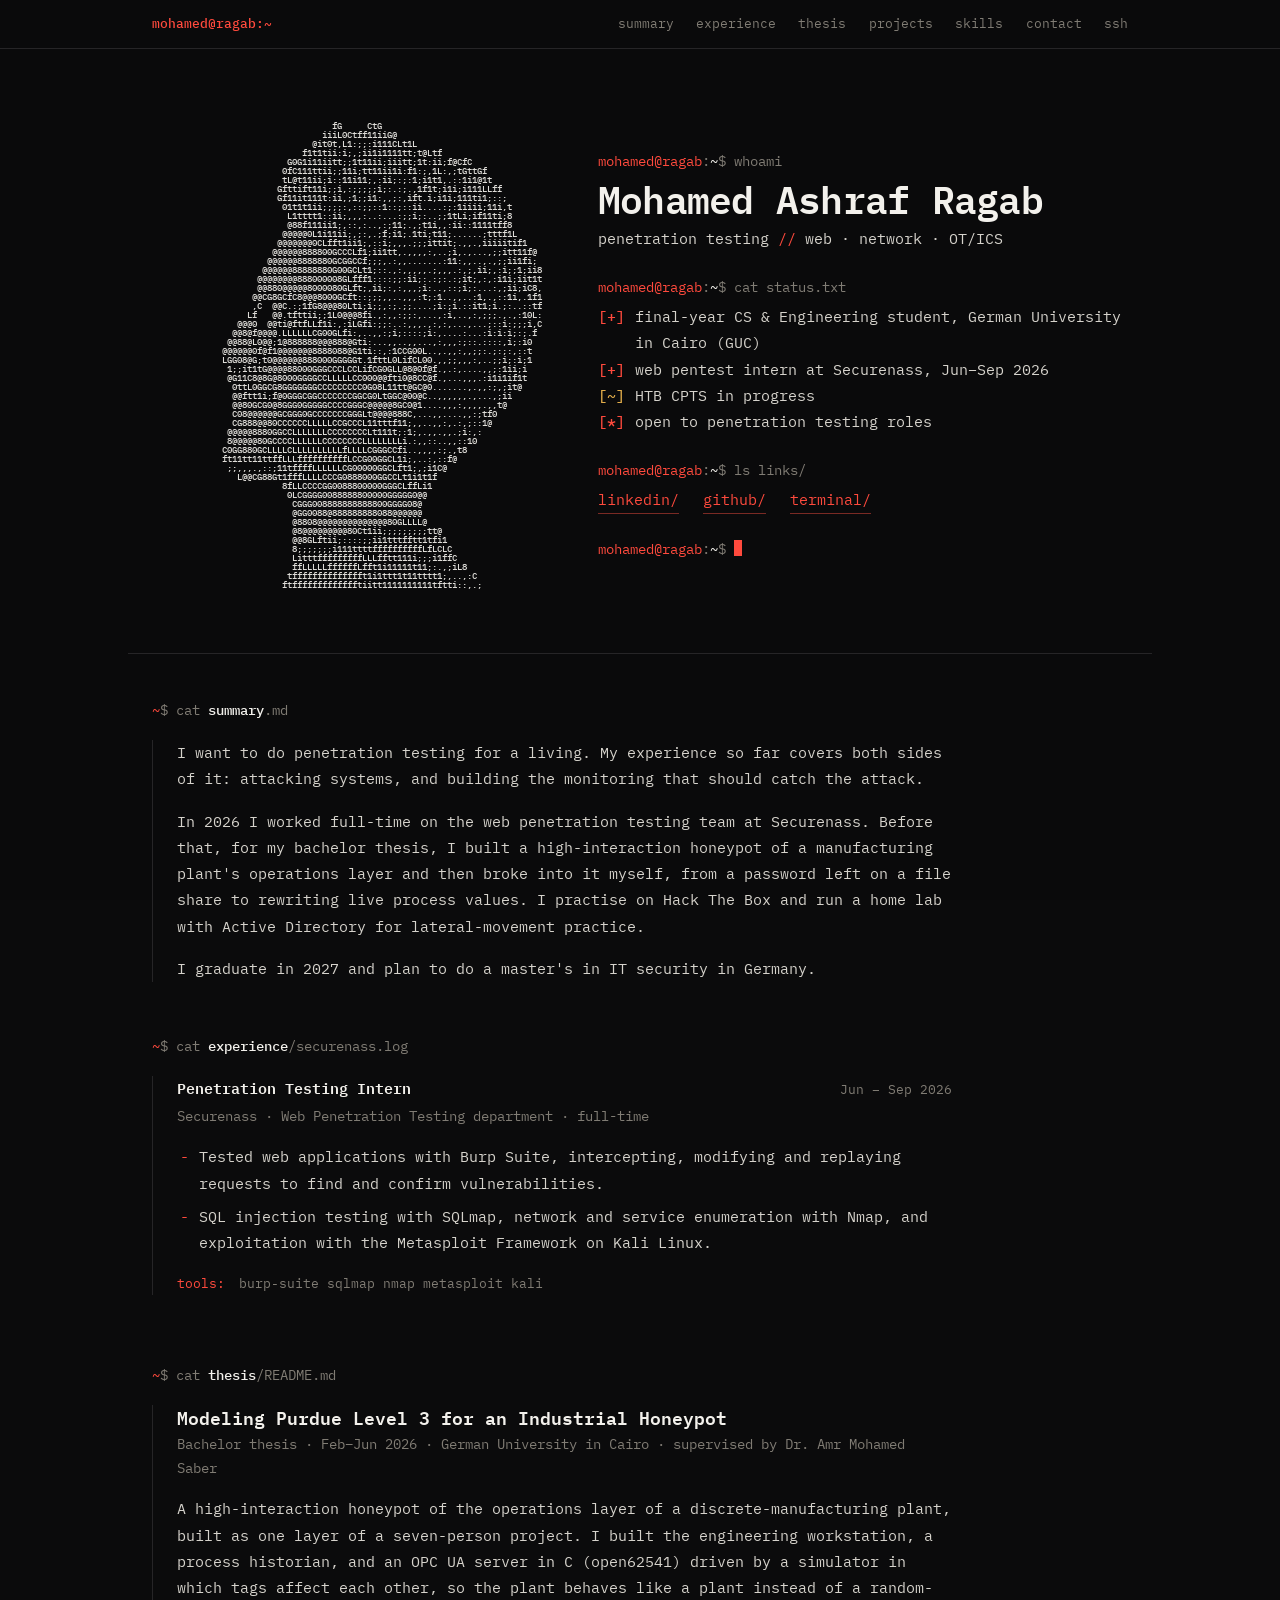
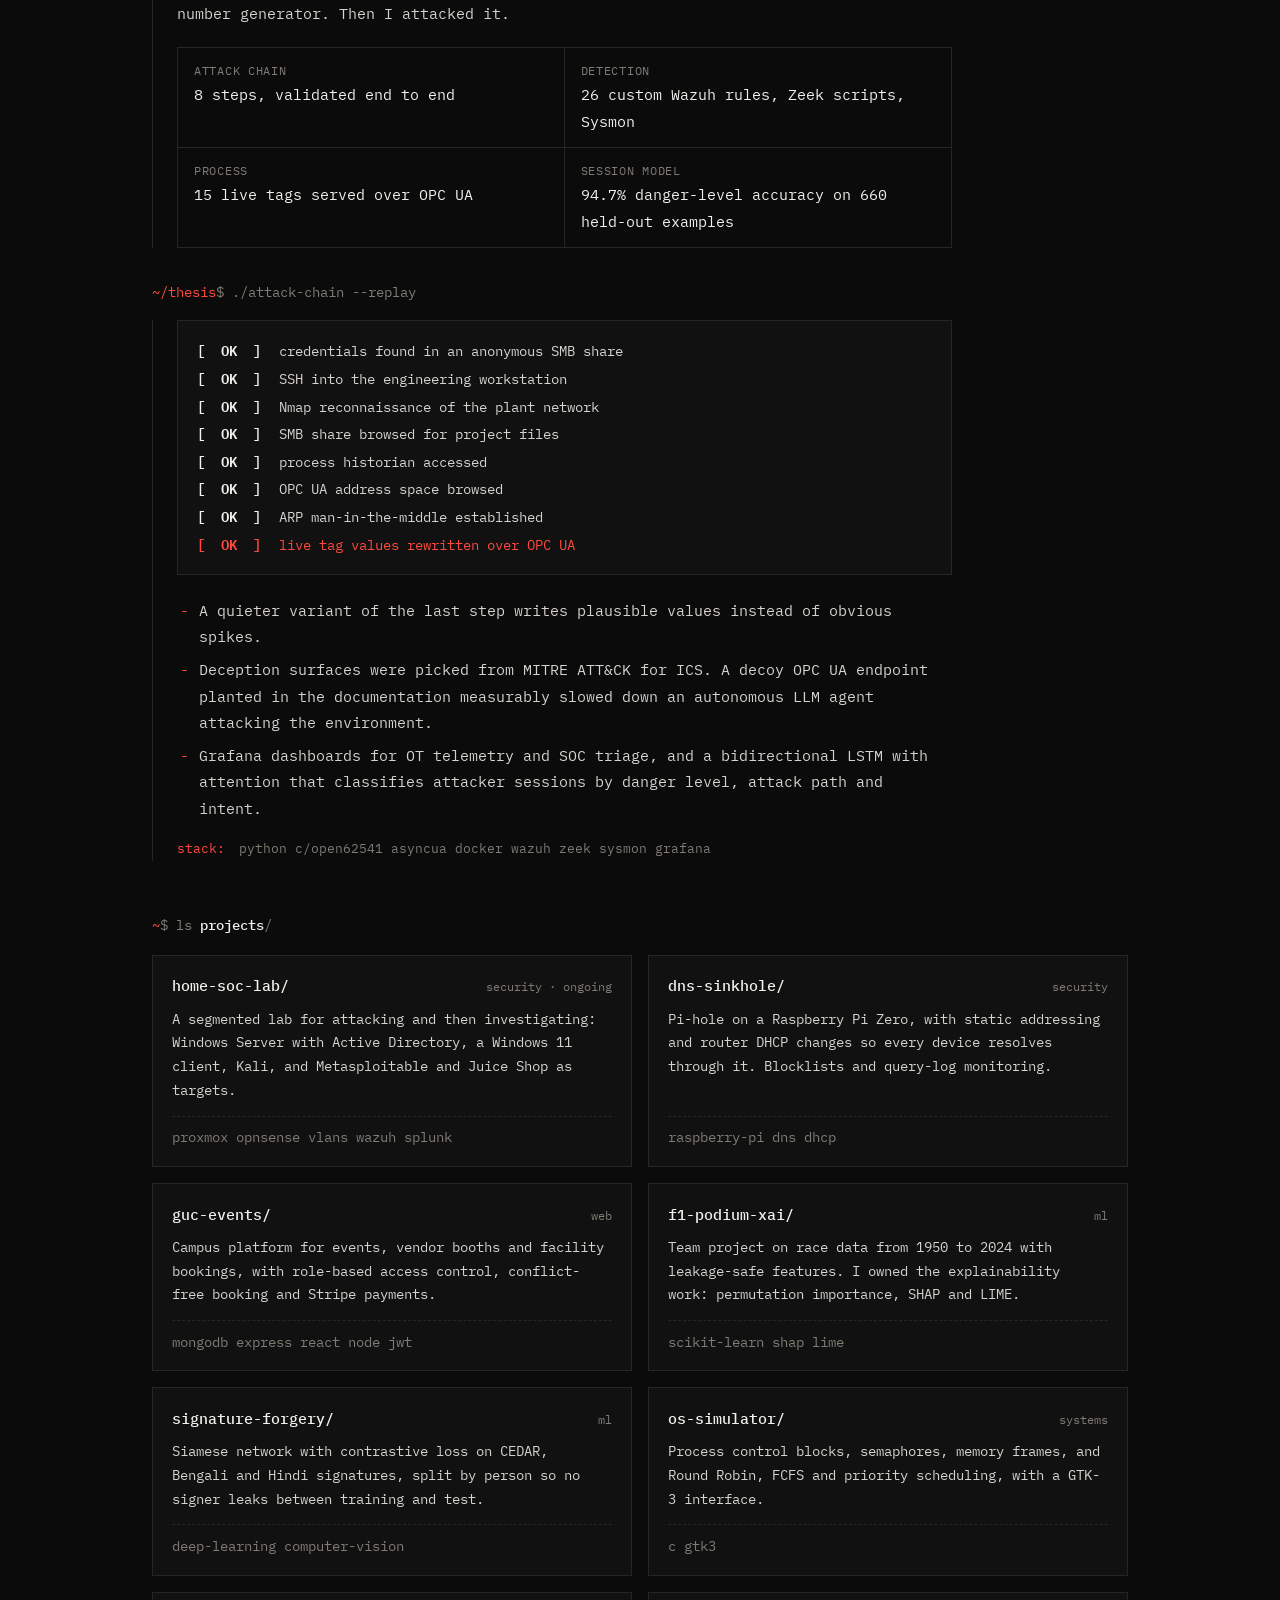
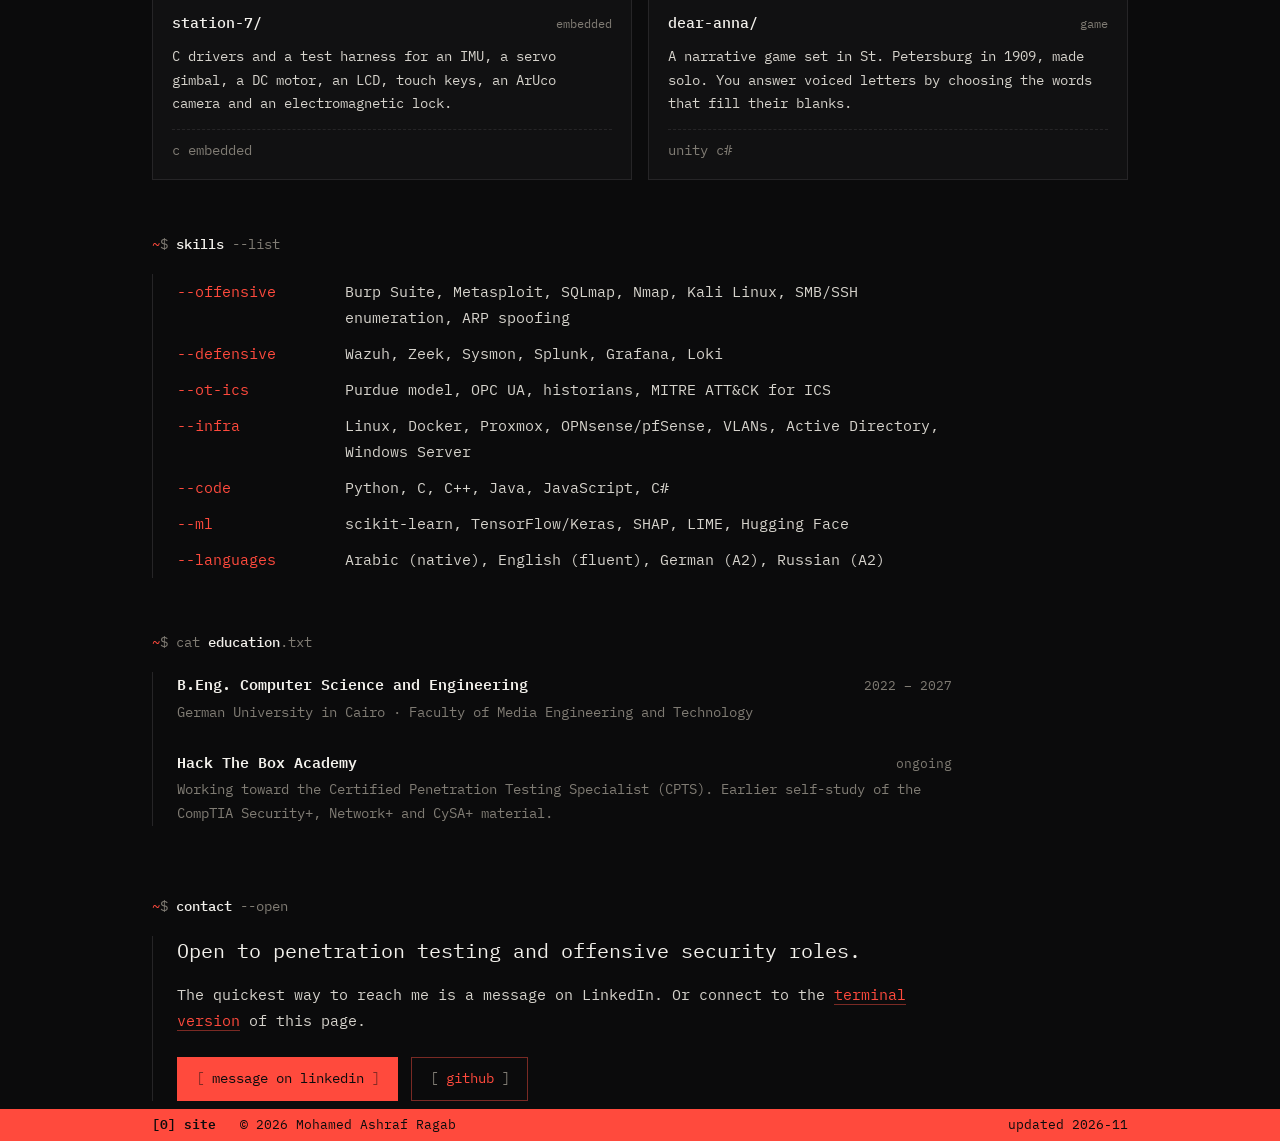
<file: index.html>
<!DOCTYPE html>
<html lang="en">
<head>
  <meta charset="utf-8">
  <meta name="viewport" content="width=device-width, initial-scale=1">
  <title>Mohamed Ashraf Ragab - Student at the GUC</title>
  <meta name="description" content="Mohamed Ashraf Ragab, final-year Computer Science and Engineering student at the German University in Cairo (GUC). Penetration testing and OT/ICS security.">
  <meta name="author" content="Mohamed Ashraf Ragab">
  <meta name="theme-color" content="#0b0b0c">
  <link rel="canonical" href="https://mo7amed214.github.io/">
  <link rel="icon" href="favicon.svg?v=4" type="image/svg+xml">
  <link rel="preconnect" href="https://fonts.googleapis.com">
  <link rel="preconnect" href="https://fonts.gstatic.com" crossorigin>
  <link rel="stylesheet" href="https://fonts.googleapis.com/css2?family=IBM+Plex+Mono:ital,wght@0,400;0,500;0,600;1,400&display=swap">
  <link rel="stylesheet" href="style.css?v=4">
  <script src="rain.js?v=4" defer></script>

  <meta property="og:type" content="profile">
  <meta property="og:title" content="Mohamed Ashraf Ragab - Student at the GUC">
  <meta property="og:description" content="Computer Science and Engineering student at the German University in Cairo (GUC). Penetration testing and OT/ICS security.">
  <meta property="og:url" content="https://mo7amed214.github.io/">
  <meta property="og:image" content="https://mo7amed214.github.io/photo.jpg">
  <meta property="profile:first_name" content="Mohamed">
  <meta property="profile:last_name" content="Ashraf Ragab">
  <meta name="twitter:card" content="summary">

  <script type="application/ld+json">
  {
    "@context": "https://schema.org",
    "@type": "Person",
    "name": "Mohamed Ashraf Ragab",
    "alternateName": ["Mohamed Ashraf", "Mohamed Ragab"],
    "url": "https://mo7amed214.github.io/",
    "image": "https://mo7amed214.github.io/photo.jpg",
    "jobTitle": "Student at the GUC",
    "description": "Computer Science and Engineering student at the German University in Cairo (GUC), focused on penetration testing and OT/ICS security.",
    "address": { "@type": "PostalAddress", "addressLocality": "Cairo", "addressCountry": "EG" },
    "affiliation": { "@type": "CollegeOrUniversity", "name": "German University in Cairo", "alternateName": "GUC", "url": "https://www.guc.edu.eg/" },
    "knowsAbout": ["Penetration testing", "Web application security", "OT/ICS security", "Honeypots", "Burp Suite", "Metasploit", "Wazuh", "Zeek", "OPC UA", "Python"],
    "sameAs": [
      "https://www.linkedin.com/in/mohamed-ashraf-ragab/",
      "https://github.com/mo7amed214"
    ]
  }
  </script>
</head>
<body>
<canvas id="rain" aria-hidden="true"></canvas>

<div class="topbar">
  <div class="wrap">
    <a class="host" href="#top">mohamed@ragab:~</a>
    <nav aria-label="Sections">
      <a href="#summary">summary</a>
      <a href="#experience">experience</a>
      <a href="#thesis">thesis</a>
      <a href="#projects">projects</a>
      <a href="#skills">skills</a>
      <a href="#contact">contact</a>
      <a href="terminal/">ssh</a>
    </nav>
  </div>
</div>

<header class="hero wrap" id="top">
  <pre class="ascii" role="img" aria-label="ASCII portrait of Mohamed Ashraf Ragab">                                    fG     CtG
                                  iiiL0Ctff11iiG@
                                @it0t,L1:;;:i111CLt1L
                              f1t1tii:i;,;ii1i1111tt;t@Ltf
                           G0G1i11iitt;;1t11ii;iiitt;1t:ii;f@CfC
                          0fC111ttii;;11i;tt11ii1i:f1:;,1L:,;tGttGf
                          tL@t11ii;i::11i11;,:ii;:;:1;i1t1,.::1i1@1t
                         Gfttift11i;;i,:;;;;;i;:.:;.,1f1t;i1i;i111LLff
                         Gf11it111t:ii,;1;;i1:,,;:,ift.i;i1i;111ti1;::;
                          01t1t1ii;;;;:,::;;::1::;::ii....:;:1iiii;11i,t
                           L1tttt1::ii;,,,:..:...:;;i;:..;;1tLi;if11ti;8
                           @88f111ii1;,::,:..,:;11;.,;t1i,,:ii::1111tff8
                          @@@@@0L1i11ii;,;:,.;f;i1;.1ti;t11;......;tttf1L
                         @@@@@@@0CLfft1ii1;,::i;,,,.;;;ittit;.,,.,iiiiitif1
                        @@@@@@888800GCCCLf1;ii1tt,.,,,,:,..;i,.,...,;;itt11f@
                       @@@@@@8888880GCGGCCf;;;,.:,,.......:11:,,..,.,;;ii1fi;
                      @@@@@@88888880G00GCLt1;::.,:,,,,,.;,,,.:,;,ii;,:i;;1;ii8
                     @@@@@@@@888000008GLfff1::::;;:ii;:.:;:.:;it;,:,:i1i;iit1t
                     @@880@@@@@8000080GLft;,ii;:,:,,,;i:..,::;i;:...:,;ii;iC8,
                    @@CG8GCfC8@@@8000GCft::;;;,,..,,,:t;:1..,,..:1,.,::1i,.1f1
                    ,C  @@C.:;1fG8@@@80Lti;i;;,:;.;;....;i:;i.::it1;i.;:..::tf
                   Lf   @@.tfttii;;1L0@@@8fi.,:,,:;;:,...,:i,..,:,;;;.,.,:10L:
                 @@@0  @@ti@ftfLLf1i:,:iLGfi:;;:..:,,,.,:,:,...,...;::i:;;;i,C
                @@8@f@@@@.LLLLLLCG00GLfi:,..,,:;i;::::;i:,....:...:i:i:i;:;.f
               @@88@L0@@;1@888888@@@888@Gti:...,,..,,...,:,,,:;::.::::,i;:i0
              @@@@@@0f@f1@@@@@@@8888088@G1ti::,:1CCG00L..,.,,:,,;;:.;:;:,::t
              LGG08@G;t0@@@@@@888000GGGGGt.1fttL0LifCL00.,,;;,,,:,..;;i;:i;1
               1;;it1tG@@@@88000GGGCCCLCCLifCG0GLL@8@0f@f.,.:,....,,;:1ii;i
               @G11C8@8G@8000GGGGCCLLLLLCC000@@fti0@8CC@f.,...,,,.:i1i1if1t
                0ttL0GGCG8GGGGGGGCCCCCCCCC0G08L11tt@GC@0.......,.,,:;,;it@
                @@ftt1i;f@0GGGCGGCCCCCCCGGCG0LtGGC@00@C..,,,,,,.,...,;ii
                @@80GCG0@8GGG0GGGGGCCCCGGGC@@@@@8GC0@1....,,,:,,,,.,,t@
                C08@@@@@@GCGGG0GCCCCCCCGGGLt@@@@888C,...,,....,,:;tf0
                CG888@@80CCCCCCLLLLLCCGCCCL11tttf11;,,..,,:,.:,;::1@
               @@@@@8880GGCCLLLLLLLCCCCCCCCLt111t;:1;,.,,.,,.;i:,:
               8@@@@@80GCCCCLLLLLLCCCCCCCCLLLLLLLLi.:,,::..,,::10
              C0GG880GCLLLLCLLLLLLLLLLfLLLLCGGGCCfi..,,,,:;.,t8
              ft11tt11ttffLLLffffffffffLCCG00GGCL1i;,..:,::f@
               ;;,,,.,::;11tffffLLLLLLCG00000GGCLft1;,;i1C@
                 L@@CG88Gt1fffLLLLCCCG0888000GGCCLt1i1t1f
                          8fLLCCCCGG0088800000GGGCLffLi1
                           0LCGGGG0088888800000GGGGG0@@
                            CGGG008888888888800GGGG08@
                            @GG0088@888888888088@@@@@@
                            @8808@@@@@@@@@@@@@@80GLLLL@
                            @8@@@@@@@@@80Ct1ii;;;;;;;;;tt@
                            @@8GLftii;::::;;ii1tttfftt1tfi1
                            8;;;;;;;i111ttttffffffffffLfLCLC
                            LitttfffffffffLLLfftt111i;;;i1ffC
                            ffLLLLLffffffLfft1i11111t11;:.,;iL8
                           tfffffffffffffft1i1ttt1t11tttt1;,..,:C
                          ftffffffffffffftiitt1111111111tftti::,.;</pre>

  <div class="hero-text">
    <p class="cmd"><span class="ps1">mohamed@ragab</span>:<span class="cwd">~</span>$ whoami</p>
    <h1>Mohamed Ashraf Ragab</h1>
    <p class="role">penetration testing <span>//</span> web &middot; network &middot; OT/ICS</p>

    <p class="cmd"><span class="ps1">mohamed@ragab</span>:<span class="cwd">~</span>$ cat status.txt</p>
    <ul class="status">
      <li><b>[+]</b> final-year CS &amp; Engineering student, German University in Cairo (GUC)</li>
      <li><b>[+]</b> web pentest intern at Securenass, Jun&ndash;Sep 2026</li>
      <li><b class="wip">[~]</b> HTB CPTS in progress</li>
      <li><b>[*]</b> open to penetration testing roles</li>
    </ul>

    <p class="cmd"><span class="ps1">mohamed@ragab</span>:<span class="cwd">~</span>$ ls links/</p>
    <p class="links">
      <a href="https://www.linkedin.com/in/mohamed-ashraf-ragab/" rel="me">linkedin/</a>
      <a href="https://github.com/mo7amed214" rel="me">github/</a>
      <a href="terminal/">terminal/</a>
    </p>
    <p class="cmd"><span class="ps1">mohamed@ragab</span>:<span class="cwd">~</span>$ <span class="cursor" aria-hidden="true"></span></p>
  </div>
</header>

<main class="wrap">

  <section id="summary">
    <h2 class="cmd"><span class="ps1">~</span>$ cat <b>summary</b>.md</h2>
    <div class="out">
      <p>
        I want to do penetration testing for a living. My experience so far covers both sides of it:
        attacking systems, and building the monitoring that should catch the attack.
      </p>
      <p>
        In 2026 I worked full-time on the web penetration testing team at Securenass. Before that,
        for my bachelor thesis, I built a high-interaction honeypot of a manufacturing plant's
        operations layer and then broke into it myself, from a password left on a file share to
        rewriting live process values. I practise on Hack The Box and run a home lab with Active
        Directory for lateral-movement practice.
      </p>
      <p>I graduate in 2027 and plan to do a master's in IT security in Germany.</p>
    </div>
  </section>

  <section id="experience">
    <h2 class="cmd"><span class="ps1">~</span>$ cat <b>experience</b>/securenass.log</h2>
    <div class="out">
      <article class="entry">
        <header>
          <h3>Penetration Testing Intern</h3>
          <span class="when">Jun &ndash; Sep 2026</span>
        </header>
        <p class="where">Securenass &middot; Web Penetration Testing department &middot; full-time</p>
        <ul class="dash">
          <li>Tested web applications with Burp Suite, intercepting, modifying and replaying requests to find and confirm vulnerabilities.</li>
          <li>SQL injection testing with SQLmap, network and service enumeration with Nmap, and exploitation with the Metasploit Framework on Kali Linux.</li>
        </ul>
        <p class="stack"><i>tools:</i> burp-suite sqlmap nmap metasploit kali</p>
      </article>
    </div>
  </section>

  <section id="thesis">
    <h2 class="cmd"><span class="ps1">~</span>$ cat <b>thesis</b>/README.md</h2>
    <div class="out">
      <h3 class="title">Modeling Purdue Level 3 for an Industrial Honeypot</h3>
      <p class="where">Bachelor thesis &middot; Feb&ndash;Jun 2026 &middot; German University in Cairo &middot; supervised by Dr. Amr Mohamed Saber</p>
      <p>
        A high-interaction honeypot of the operations layer of a discrete-manufacturing plant, built as
        one layer of a seven-person project. I built the engineering workstation, a process historian,
        and an OPC UA server in C (open62541) driven by a simulator in which tags affect each other,
        so the plant behaves like a plant instead of a random-number generator. Then I attacked it.
      </p>

      <dl class="figures">
        <div><dt>attack chain</dt><dd>8 steps, validated end to end</dd></div>
        <div><dt>detection</dt><dd>26 custom Wazuh rules, Zeek scripts, Sysmon</dd></div>
        <div><dt>process</dt><dd>15 live tags served over OPC UA</dd></div>
        <div><dt>session model</dt><dd>94.7% danger-level accuracy on 660 held-out examples</dd></div>
      </dl>
    </div>

    <p class="cmd sub"><span class="ps1">~/thesis</span>$ ./attack-chain --replay</p>
    <div class="out">
      <ol class="boot">
        <li><b>[  OK  ]</b> credentials found in an anonymous SMB share</li>
        <li><b>[  OK  ]</b> SSH into the engineering workstation</li>
        <li><b>[  OK  ]</b> Nmap reconnaissance of the plant network</li>
        <li><b>[  OK  ]</b> SMB share browsed for project files</li>
        <li><b>[  OK  ]</b> process historian accessed</li>
        <li><b>[  OK  ]</b> OPC UA address space browsed</li>
        <li><b>[  OK  ]</b> ARP man-in-the-middle established</li>
        <li class="impact"><b>[  OK  ]</b> live tag values rewritten over OPC UA</li>
      </ol>
      <ul class="dash notes">
        <li>A quieter variant of the last step writes plausible values instead of obvious spikes.</li>
        <li>Deception surfaces were picked from MITRE ATT&amp;CK for ICS. A decoy OPC UA endpoint planted in the documentation measurably slowed down an autonomous LLM agent attacking the environment.</li>
        <li>Grafana dashboards for OT telemetry and SOC triage, and a bidirectional LSTM with attention that classifies attacker sessions by danger level, attack path and intent.</li>
      </ul>
      <p class="stack"><i>stack:</i> python c/open62541 asyncua docker wazuh zeek sysmon grafana</p>
    </div>
  </section>

  <section id="projects">
    <h2 class="cmd"><span class="ps1">~</span>$ ls <b>projects</b>/</h2>
    <div class="out cards">
      <article class="card">
        <header><h3>home-soc-lab/</h3><span class="tag">security &middot; ongoing</span></header>
        <p>A segmented lab for attacking and then investigating: Windows Server with Active Directory, a Windows 11 client, Kali, and Metasploitable and Juice Shop as targets.</p>
        <p class="stack">proxmox opnsense vlans wazuh splunk</p>
      </article>
      <article class="card">
        <header><h3>dns-sinkhole/</h3><span class="tag">security</span></header>
        <p>Pi-hole on a Raspberry Pi Zero, with static addressing and router DHCP changes so every device resolves through it. Blocklists and query-log monitoring.</p>
        <p class="stack">raspberry-pi dns dhcp</p>
      </article>
      <article class="card">
        <header><h3>guc-events/</h3><span class="tag">web</span></header>
        <p>Campus platform for events, vendor booths and facility bookings, with role-based access control, conflict-free booking and Stripe payments.</p>
        <p class="stack">mongodb express react node jwt</p>
      </article>
      <article class="card">
        <header><h3>f1-podium-xai/</h3><span class="tag">ml</span></header>
        <p>Team project on race data from 1950 to 2024 with leakage-safe features. I owned the explainability work: permutation importance, SHAP and LIME.</p>
        <p class="stack">scikit-learn shap lime</p>
      </article>
      <article class="card">
        <header><h3>signature-forgery/</h3><span class="tag">ml</span></header>
        <p>Siamese network with contrastive loss on CEDAR, Bengali and Hindi signatures, split by person so no signer leaks between training and test.</p>
        <p class="stack">deep-learning computer-vision</p>
      </article>
      <article class="card">
        <header><h3>os-simulator/</h3><span class="tag">systems</span></header>
        <p>Process control blocks, semaphores, memory frames, and Round Robin, FCFS and priority scheduling, with a GTK-3 interface.</p>
        <p class="stack">c gtk3</p>
      </article>
      <article class="card">
        <header><h3>station-7/</h3><span class="tag">embedded</span></header>
        <p>C drivers and a test harness for an IMU, a servo gimbal, a DC motor, an LCD, touch keys, an ArUco camera and an electromagnetic lock.</p>
        <p class="stack">c embedded</p>
      </article>
      <article class="card">
        <header><h3><a href="https://github.com/mo7amed214/dear-anna">dear-anna/</a></h3><span class="tag">game</span></header>
        <p>A narrative game set in St. Petersburg in 1909, made solo. You answer voiced letters by choosing the words that fill their blanks.</p>
        <p class="stack">unity c#</p>
      </article>
    </div>
  </section>

  <section id="skills">
    <h2 class="cmd"><span class="ps1">~</span>$ <b>skills</b> --list</h2>
    <div class="out">
      <dl class="flags">
        <div><dt>--offensive</dt><dd>Burp Suite, Metasploit, SQLmap, Nmap, Kali Linux, SMB/SSH enumeration, ARP spoofing</dd></div>
        <div><dt>--defensive</dt><dd>Wazuh, Zeek, Sysmon, Splunk, Grafana, Loki</dd></div>
        <div><dt>--ot-ics</dt><dd>Purdue model, OPC UA, historians, MITRE ATT&amp;CK for ICS</dd></div>
        <div><dt>--infra</dt><dd>Linux, Docker, Proxmox, OPNsense/pfSense, VLANs, Active Directory, Windows Server</dd></div>
        <div><dt>--code</dt><dd>Python, C, C++, Java, JavaScript, C#</dd></div>
        <div><dt>--ml</dt><dd>scikit-learn, TensorFlow/Keras, SHAP, LIME, Hugging Face</dd></div>
        <div><dt>--languages</dt><dd>Arabic (native), English (fluent), German (A2), Russian (A2)</dd></div>
      </dl>
    </div>
  </section>

  <section id="education">
    <h2 class="cmd"><span class="ps1">~</span>$ cat <b>education</b>.txt</h2>
    <div class="out">
      <article class="entry">
        <header>
          <h3>B.Eng. Computer Science and Engineering</h3>
          <span class="when">2022 &ndash; 2027</span>
        </header>
        <p class="where">German University in Cairo &middot; Faculty of Media Engineering and Technology</p>
      </article>
      <article class="entry">
        <header>
          <h3>Hack The Box Academy</h3>
          <span class="when">ongoing</span>
        </header>
        <p class="where">Working toward the Certified Penetration Testing Specialist (CPTS). Earlier self-study of the CompTIA Security+, Network+ and CySA+ material.</p>
      </article>
    </div>
  </section>

  <section id="contact">
    <h2 class="cmd"><span class="ps1">~</span>$ <b>contact</b> --open</h2>
    <div class="out">
      <p class="contact-line">Open to penetration testing and offensive security roles.</p>
      <p>The quickest way to reach me is a message on LinkedIn. Or connect to the <a href="terminal/">terminal version</a> of this page.</p>
      <p class="buttons">
        <a class="btn solid" href="https://www.linkedin.com/in/mohamed-ashraf-ragab/">message on linkedin</a>
        <a class="btn" href="https://github.com/mo7amed214">github</a>
      </p>
    </div>
  </section>

</main>

<footer class="statusbar">
  <div class="wrap">
    <span class="seg">[0] site</span>
    <span>&copy; 2026 Mohamed Ashraf Ragab</span>
    <span class="right">updated 2026-11</span>
  </div>
</footer>

</body>
</html>
</file>
<file: style.css>
:root {
  --bg: #0b0b0c;
  --panel: #111112;
  --line: #262527;
  --text: #d6d3cc;
  --dim: #807c74;
  --bright: #f3f1ec;
  --accent: #ff4a3d;
  --accent-dim: #7a2a24;
  --amber: #e2ad4a;
  --mono: "IBM Plex Mono", ui-monospace, "Cascadia Mono", Consolas, monospace;
}

* { box-sizing: border-box; }

html {
  background: var(--bg);
  -webkit-text-size-adjust: 100%;
  scroll-behavior: smooth;
  scroll-padding-top: 4rem;
}

body {
  margin: 0;
  background: transparent;
  color: var(--text);
  font: 15px/1.75 var(--mono);
}

.wrap {
  max-width: 64rem;
  margin: 0 auto;
  padding: 0 1.5rem;
}

a {
  color: var(--accent);
  text-decoration: none;
  border-bottom: 1px solid var(--accent-dim);
}
a:hover { color: var(--bright); border-bottom-color: var(--bright); }

::selection { background: var(--accent); color: var(--bg); }

#rain {
  position: fixed;
  inset: 0;
  z-index: -1;
  opacity: 0.22;
  pointer-events: none;
}

/* top bar ---------------------------------------------------------------- */

.topbar {
  position: sticky;
  top: 0;
  z-index: 10;
  background: rgba(11, 11, 12, 0.92);
  backdrop-filter: blur(6px);
  border-bottom: 1px solid var(--line);
  font-size: 13px;
}
.topbar .wrap {
  display: flex;
  justify-content: space-between;
  align-items: center;
  gap: 1rem;
  height: 3rem;
}
.topbar a { border: 0; }
.host { color: var(--accent); font-weight: 500; }
.topbar nav { display: flex; gap: 1.4rem; }
.topbar nav a { color: var(--dim); }
.topbar nav a:hover { color: var(--bright); }

/* hero ------------------------------------------------------------------- */

.hero {
  display: grid;
  grid-template-columns: auto 1fr;
  gap: 3.5rem;
  align-items: center;
  padding-top: 4.5rem;
  padding-bottom: 4rem;
  border-bottom: 1px solid var(--line);
}

.ascii {
  margin: 0;
  font: 500 9px/1 var(--mono);
  color: var(--bright);
  opacity: 0.92;
  text-shadow: 0 0 5px rgba(243, 241, 236, 0.12);
  user-select: none;
}

.cmd {
  margin: 0;
  color: var(--dim);
  font-size: 14px;
}
.ps1 { color: var(--accent); }
.cwd { color: var(--bright); }

.hero-text .cmd { margin-top: 1.4rem; }
.hero-text .cmd:first-child { margin-top: 0; }

h1 {
  margin: 0.2rem 0 0;
  color: var(--bright);
  font-size: 2.35rem;
  line-height: 1.15;
  font-weight: 600;
  letter-spacing: -0.02em;
}

.role {
  margin: 0.4rem 0 0;
  color: var(--text);
}
.role span { color: var(--accent); }

.status {
  list-style: none;
  margin: 0.3rem 0 0;
  padding: 0;
}
.status li { display: flex; gap: 0.6rem; }
.status b { flex: none; color: var(--accent); font-weight: 500; }
.status b.wip { color: var(--amber); }

.links { margin: 0.3rem 0 0; display: flex; gap: 1.5rem; }

.cursor {
  display: inline-block;
  width: 0.6em;
  height: 1.15em;
  background: var(--accent);
  vertical-align: -0.2em;
  animation: blink 1.1s steps(1) infinite;
}
@keyframes blink { 50% { opacity: 0; } }

/* sections --------------------------------------------------------------- */

main { padding-top: 1rem; padding-bottom: 3rem; }

section { padding: 2.75rem 0 0.5rem; }

h2.cmd {
  font-size: 14px;
  font-weight: 400;
  margin: 0 0 1.1rem;
}
h2.cmd b { color: var(--bright); font-weight: 500; }

.cmd.sub { margin: 2rem 0 1rem; }

.out {
  border-left: 1px solid var(--line);
  padding-left: 1.5rem;
  max-width: 50rem;
}

.out p { margin: 0 0 1rem; }
.out > :last-child { margin-bottom: 0; }

h3 {
  margin: 0;
  color: var(--bright);
  font-size: 15px;
  font-weight: 600;
}
h3.title { font-size: 18px; line-height: 1.4; }

.where { color: var(--dim); font-size: 13.5px; }
h3 + .where, header + .where { margin-top: 0.15rem; }

.entry + .entry { margin-top: 1.6rem; }
.entry header {
  display: flex;
  justify-content: space-between;
  align-items: baseline;
  gap: 1rem;
}
.when { color: var(--dim); font-size: 13px; white-space: nowrap; }

ul.dash { list-style: none; padding: 0; margin: 0.6rem 0 1rem; }
ul.dash li { position: relative; padding-left: 1.4rem; margin-bottom: 0.45rem; }
ul.dash li::before { content: "-"; position: absolute; left: 0.2rem; color: var(--accent); }

.stack {
  color: var(--dim);
  font-size: 13px;
}
.stack i { font-style: normal; color: var(--accent); margin-right: 0.4rem; }

/* thesis ------------------------------------------------------------------ */

.figures {
  margin: 1.2rem 0 0;
  display: grid;
  grid-template-columns: repeat(2, minmax(0, 1fr));
  gap: 0;
  border: 1px solid var(--line);
}
.figures div {
  padding: 0.75rem 1rem;
  border-bottom: 1px solid var(--line);
}
.figures div:nth-child(odd) { border-right: 1px solid var(--line); }
.figures div:nth-last-child(-n + 2) { border-bottom: 0; }
.figures dt { color: var(--dim); font-size: 12px; text-transform: uppercase; letter-spacing: 0.06em; }
.figures dd { margin: 0.1rem 0 0; color: var(--bright); }

.boot {
  list-style: none;
  margin: 0 0 1.4rem;
  padding: 1rem 1.2rem;
  background: var(--panel);
  border: 1px solid var(--line);
  font-size: 14px;
  line-height: 1.9;
  overflow-x: auto;
}
.boot li { white-space: nowrap; }
.boot b { color: var(--bright); font-weight: 600; margin-right: 0.6rem; white-space: pre; }
.boot li.impact { color: var(--accent); }
.boot li.impact b { color: var(--accent); }

/* projects ---------------------------------------------------------------- */

.cards {
  display: grid;
  grid-template-columns: repeat(2, minmax(0, 1fr));
  gap: 1rem;
  border-left: 0;
  padding-left: 0;
  max-width: none;
}

.card {
  background: var(--panel);
  border: 1px solid var(--line);
  padding: 1.1rem 1.2rem 1rem;
  display: flex;
  flex-direction: column;
  transition: border-color 0.15s ease;
}
.card:hover { border-color: var(--accent-dim); }
.card header {
  display: flex;
  justify-content: space-between;
  align-items: baseline;
  gap: 0.8rem;
  margin-bottom: 0.5rem;
}
.card h3 { color: var(--bright); font-weight: 500; }
.card h3 a { color: inherit; }
.card:hover h3 { color: var(--accent); }
.card h3 a { border: 0; }
.card p { margin: 0 0 0.8rem; font-size: 14px; line-height: 1.7; }
.card .stack { margin: auto 0 0; padding-top: 0.6rem; border-top: 1px dashed var(--line); }
.tag { color: var(--dim); font-size: 12px; white-space: nowrap; }

/* skills ------------------------------------------------------------------ */

.flags { margin: 0; }
.flags div {
  display: grid;
  grid-template-columns: 9.5rem 1fr;
  gap: 1rem;
  padding: 0.3rem 0;
}
.flags dt { color: var(--accent); }
.flags dd { margin: 0; }

/* contact ----------------------------------------------------------------- */

.contact-line {
  color: var(--bright);
  font-size: 1.25rem;
  line-height: 1.5;
}
.buttons { display: flex; flex-wrap: wrap; gap: 0.8rem; margin-top: 1.4rem !important; }
.btn {
  display: inline-block;
  padding: 0.55rem 1.1rem;
  border: 1px solid var(--accent-dim);
  color: var(--accent);
  font-size: 14px;
}
.btn::before { content: "[ "; color: var(--dim); }
.btn::after { content: " ]"; color: var(--dim); }
.btn:hover { border-color: var(--accent); color: var(--bright); }
.btn.solid { background: var(--accent); color: var(--bg); border-color: var(--accent); }
.btn.solid::before, .btn.solid::after { color: rgba(11, 11, 12, 0.5); }
.btn.solid:hover { background: var(--bright); border-color: var(--bright); }

/* status bar -------------------------------------------------------------- */

.statusbar {
  background: var(--accent);
  color: var(--bg);
  font-size: 12.5px;
}
.statusbar .wrap {
  display: flex;
  gap: 1.5rem;
  align-items: center;
  height: 2rem;
}
.statusbar .seg { font-weight: 600; }
.statusbar .right { margin-left: auto; }

/* responsive ---------------------------------------------------------------- */

@media (max-width: 860px) {
  .hero { grid-template-columns: 1fr; gap: 2rem; padding-top: 2.5rem; }
  .ascii { font-size: min(9px, calc((100vw - 3rem) / 50.4)); justify-self: center; }
  .topbar nav { display: none; }
  .cards { grid-template-columns: 1fr; }
}

@media (max-width: 560px) {
  body { font-size: 14px; }
  .wrap { padding: 0 1.1rem; }
  h1 { font-size: 1.75rem; }
  .out { padding-left: 1rem; }
  .figures { grid-template-columns: 1fr; }
  .figures div:nth-child(odd) { border-right: 0; }
  .figures div:nth-last-child(2) { border-bottom: 1px solid var(--line); }
  .flags div { grid-template-columns: 1fr; gap: 0; padding: 0.4rem 0; }
  .entry header { flex-direction: column; gap: 0; }
  .boot { font-size: 12.5px; }
  .statusbar .seg { display: none; }
}

@media (prefers-reduced-motion: reduce) {
  html { scroll-behavior: auto; }
  .cursor { animation: none; }
}

@media print {
  .topbar, .cursor, .statusbar, .ascii { display: none; }
  body { background: #fff; color: #000; }
}
</file>
